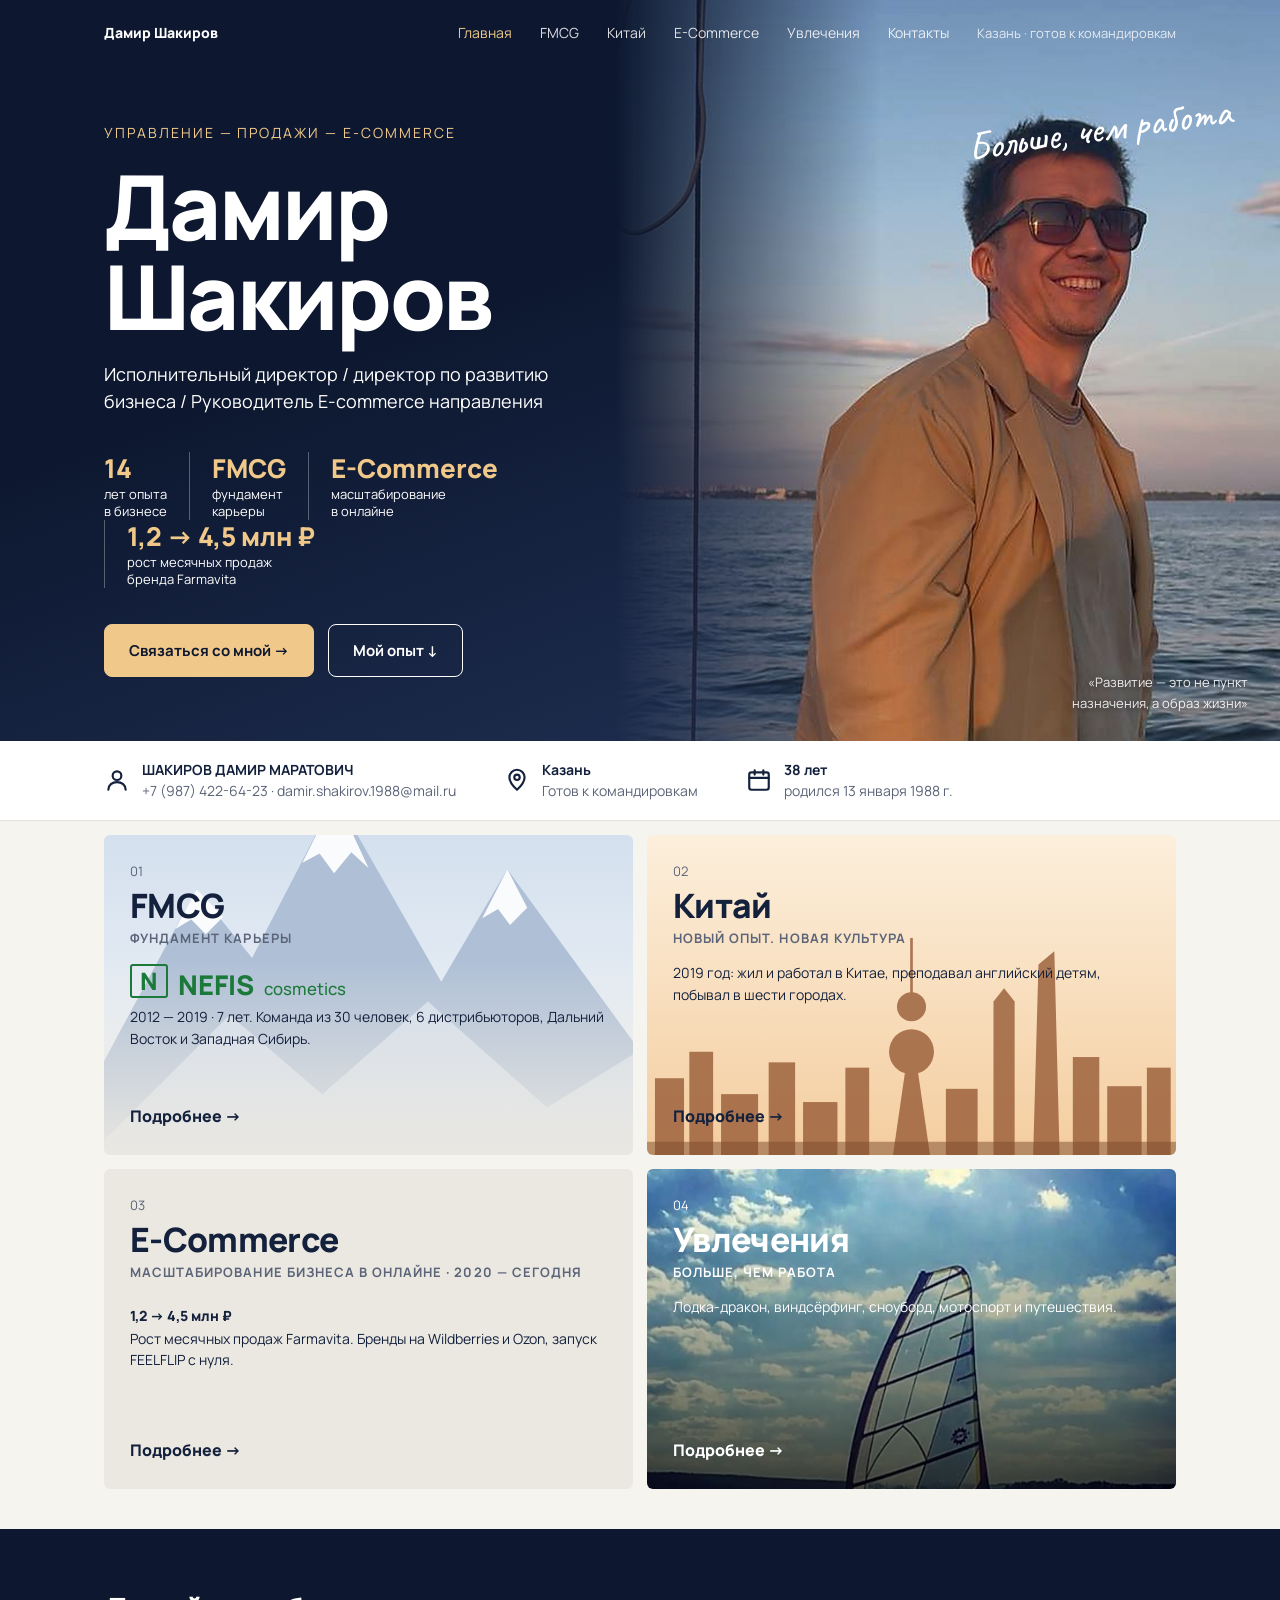
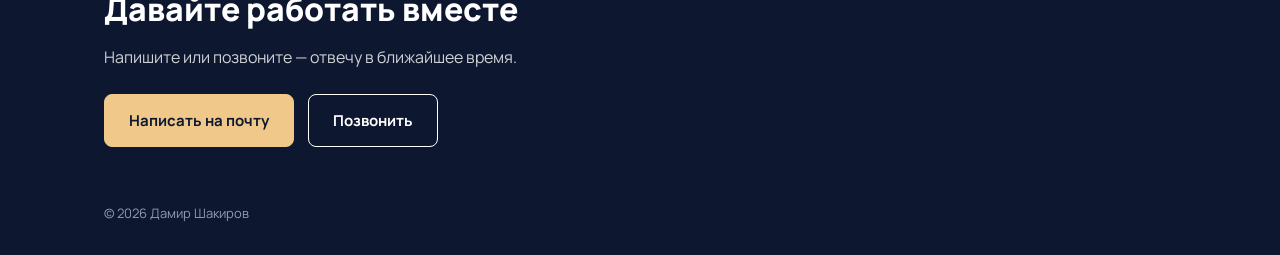
<file: index.html>
<!DOCTYPE html>
<html lang="ru">
<head>
<meta charset="UTF-8">
<meta name="viewport" content="width=device-width, initial-scale=1">
<link rel="preconnect" href="https://fonts.googleapis.com">
<link rel="preconnect" href="https://fonts.gstatic.com" crossorigin>
<link href="https://fonts.googleapis.com/css2?family=Manrope:wght@400;500;700;800&family=Caveat:wght@500&display=swap" rel="stylesheet">
<title>Дамир Шакиров — управление, продажи, E-commerce</title>
<link rel="stylesheet" href="style.css">
</head>
<body>


<!-- БЛОК 1: стартовая карточка. Ваше фото: img/photo.jpg -->
<header class="hero">
  <div class="hero-photo" role="img" aria-label="Дамир Шакиров"></div>
  <div class="wrap">
    <nav><b><a href="index.html">Дамир Шакиров</a></b><a href="index.html" aria-current="page">Главная</a><a href="fmcg.html">FMCG</a><a href="china.html">Китай</a><a href="ecommerce.html">E-Commerce</a><a href="hobbies.html">Увлечения</a><a href="index.html#contacts">Контакты</a><span class="city">Казань · готов к командировкам</span></nav>
    <div class="hero-body">
      <p class="tag">Управление — Продажи — E-Commerce</p>
      <h1>Дамир Шакиров</h1>
      <p class="lead">Исполнительный директор / директор по развитию бизнеса / Руководитель E-commerce направления</p>
      <div class="stats">
        <div><strong>14</strong>лет опыта<br>в бизнесе</div>
        <div><strong>FMCG</strong>фундамент<br>карьеры</div>
        <div><strong>E-Commerce</strong>масштабирование<br>в онлайне</div>
        <div><strong>1,2 → 4,5 млн ₽</strong>рост месячных продаж<br>бренда Farmavita</div>
      </div>
      <div class="btns">
        <a class="btn main" href="#contacts">Связаться со мной →</a>
        <a class="btn" href="fmcg.html">Мой опыт ↓</a>
      </div>
    </div>
  </div>
  <span class="script">Больше, чем работа</span>
  <p class="quote">«Развитие — это не пункт назначения, а образ жизни»</p>
</header>

<section class="facts" id="about">
  <div class="wrap">
    <div class="f"><svg class="ico" viewBox="0 0 24 24" fill="none" stroke="currentColor" stroke-width="2" stroke-linecap="round" stroke-linejoin="round" aria-hidden="true"><circle cx="12" cy="8" r="4"/><path d="M4 21c0-4.4 3.6-7 8-7s8 2.6 8 7"/></svg><p><b>ШАКИРОВ ДАМИР МАРАТОВИЧ</b><span>+7 (987) 422-64-23 · damir.shakirov.1988@mail.ru</span></p></div>
    <div class="f"><svg class="ico" viewBox="0 0 24 24" fill="none" stroke="currentColor" stroke-width="2" stroke-linecap="round" stroke-linejoin="round" aria-hidden="true"><path d="M12 21s7-6.2 7-11.5A7 7 0 0 0 5 9.5C5 14.8 12 21 12 21z"/><circle cx="12" cy="9.5" r="2.5"/></svg><p><b>Казань</b><span>Готов к командировкам</span></p></div>
    <div class="f"><svg class="ico" viewBox="0 0 24 24" fill="none" stroke="currentColor" stroke-width="2" stroke-linecap="round" stroke-linejoin="round" aria-hidden="true"><rect x="3" y="5" width="18" height="16" rx="2"/><path d="M3 10h18M8 3v4M16 3v4"/></svg><p><b>38 лет</b><span>родился 13 января 1988 г.</span></p></div>
  </div>
</section>

<main class="wrap"><div class="grid hub">
<a class="card hub-card mountain" href="fmcg.html"><p class="n">01</p><h2>FMCG</h2><h3>Фундамент карьеры</h3><div class="co" role="img" aria-label="Nefis Cosmetics"><i>N</i><b>NEFIS</b><em>cosmetics</em></div><p>2012 — 2019 · 7 лет. Команда из 30 человек, 6 дистрибьюторов, Дальний Восток и Западная Сибирь.</p><span class="more">Подробнее →</span></a>
<a class="card hub-card china" href="china.html"><p class="n">02</p><h2>Китай</h2><h3>Новый опыт. Новая культура</h3><p>2019 год: жил и работал в Китае, преподавал английский детям, побывал в шести городах.</p><span class="more">Подробнее →</span></a>
<a class="card hub-card" href="ecommerce.html"><p class="n">03</p><h2>E-Commerce</h2><h3>Масштабирование бизнеса в онлайне · 2020 — сегодня</h3><p class="bignum">1,2 → 4,5 млн ₽</p><p>Рост месячных продаж Farmavita. Бренды на Wildberries и Ozon, запуск FEELFLIP с нуля.</p><span class="more">Подробнее →</span></a>
<a class="card hub-card hobby-card" href="hobbies.html" style="--img:url(img/windsurf.jpg)"><p class="n">04</p><h2>Увлечения</h2><h3>Больше, чем работа</h3><p>Лодка-дракон, виндсёрфинг, сноуборд, мотоспорт и путешествия.</p><span class="more">Подробнее →</span></a>
</div></main>

<section class="contacts" id="contacts">
  <div class="wrap">
    <h2>Давайте работать вместе</h2>
    <p>Напишите или позвоните — отвечу в ближайшее время.</p>
    <div class="btns">
      <a class="btn main" href="mailto:damir.shakirov.1988@mail.ru">Написать на почту</a>
      <a class="btn" href="tel:+79874226423">Позвонить</a>
    </div>
  </div>
</section>
<footer><div class="wrap">© 2026 Дамир Шакиров</div></footer>


</body>
</html>
</file>
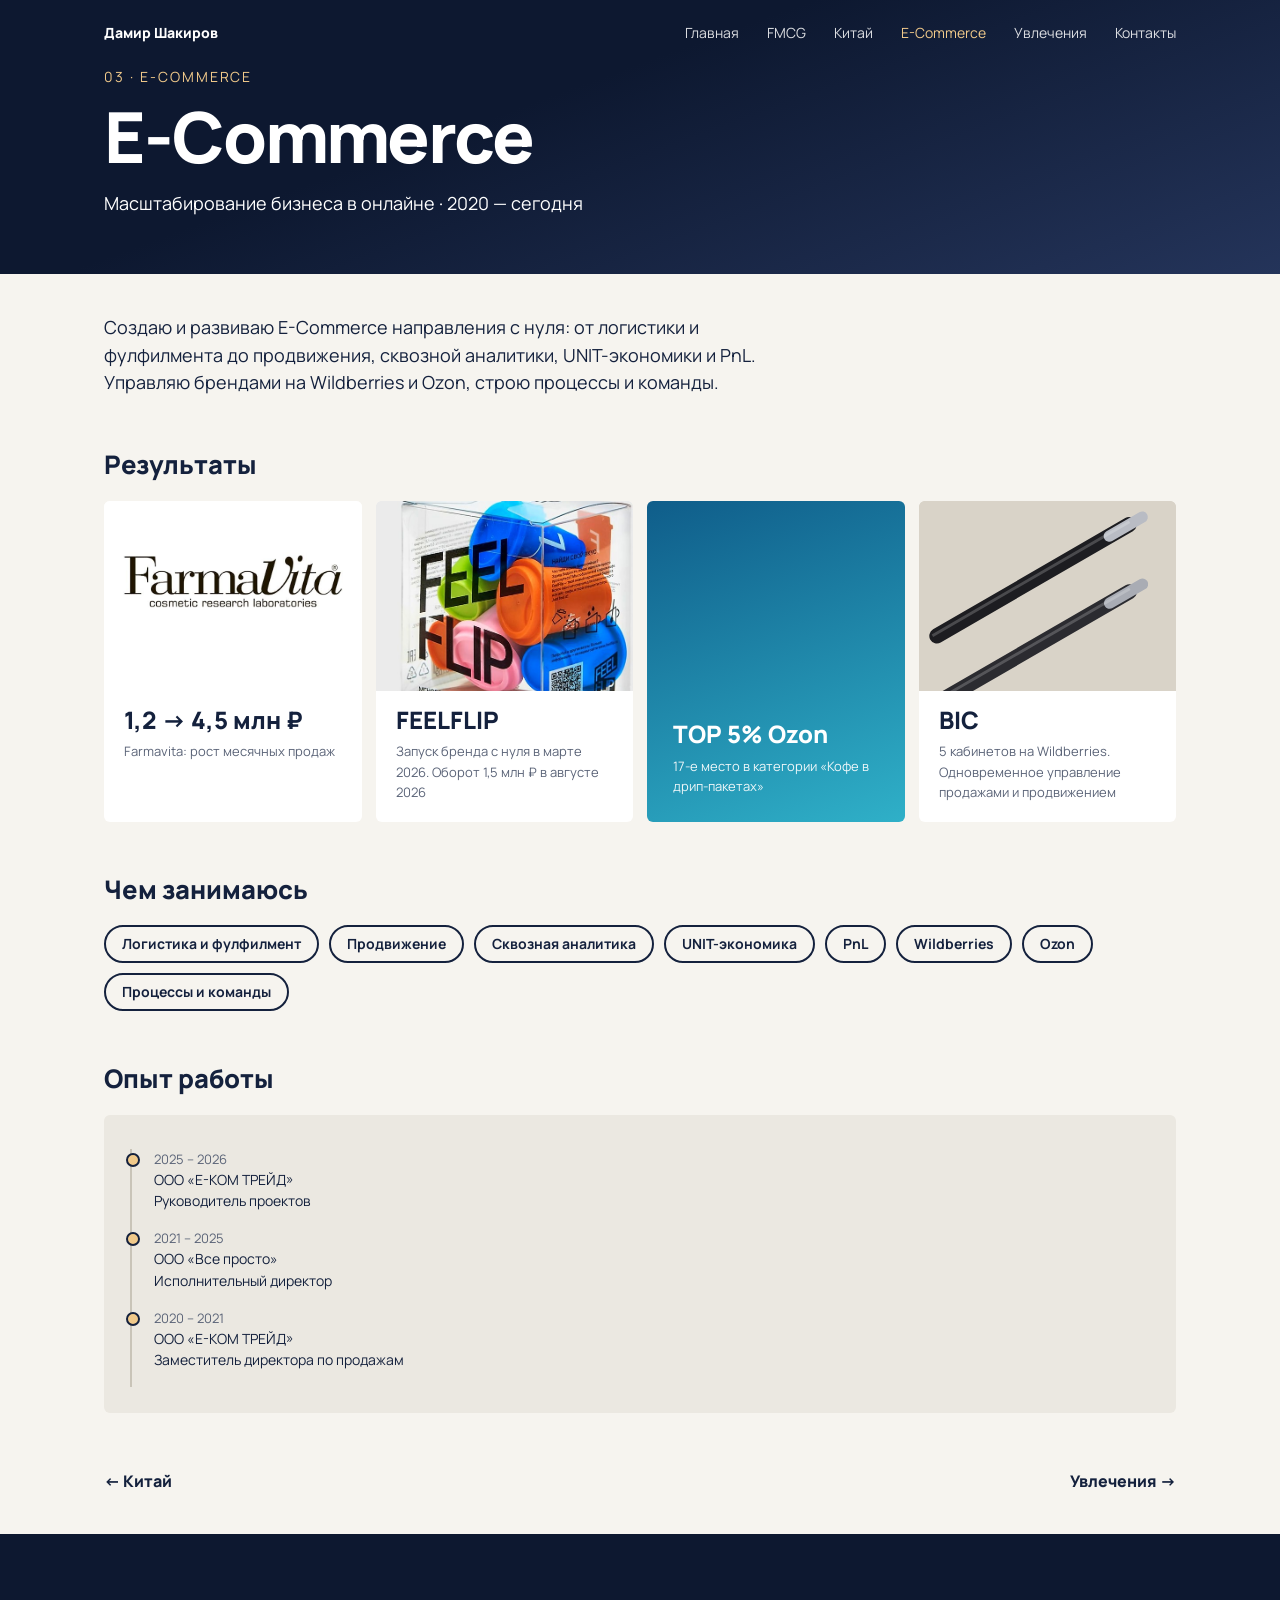
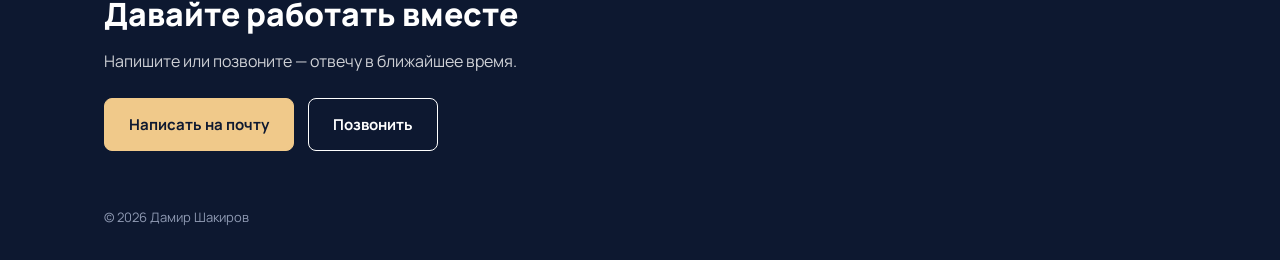
<file: ecommerce.html>
<!DOCTYPE html>
<html lang="ru">
<head>
<meta charset="UTF-8">
<meta name="viewport" content="width=device-width, initial-scale=1">
<link rel="preconnect" href="https://fonts.googleapis.com">
<link rel="preconnect" href="https://fonts.gstatic.com" crossorigin>
<link href="https://fonts.googleapis.com/css2?family=Manrope:wght@400;500;700;800&family=Caveat:wght@500&display=swap" rel="stylesheet">
<title>E-Commerce | Дамир Шакиров</title>
<link rel="stylesheet" href="style.css">
</head>
<body>
<header class="page-head"><div class="wrap"><nav><b><a href="index.html">Дамир Шакиров</a></b><a href="index.html">Главная</a><a href="fmcg.html">FMCG</a><a href="china.html">Китай</a><a href="ecommerce.html" aria-current="page">E-Commerce</a><a href="hobbies.html">Увлечения</a><a href="index.html#contacts">Контакты</a></nav><p class="tag">03 · E-Commerce</p><h1>E-Commerce</h1><p class="lead">Масштабирование бизнеса в онлайне · 2020 — сегодня</p></div></header>
<main class="wrap"><p class="intro-text">Создаю и развиваю E-Commerce направления с нуля: от логистики и фулфилмента до продвижения, сквозной аналитики, UNIT-экономики и PnL. Управляю брендами на Wildberries и Ozon, строю процессы и команды.</p><section class="sec"><h2>Результаты</h2><div class="grid mid" style="grid-template-columns:repeat(4,1fr)">
<div class="card brand pic"><div class="im logo"><img src="img/farmavita.png" alt="Логотип Farmavita"></div><div class="txt"><strong>1,2 → 4,5 млн ₽</strong><span>Farmavita: рост месячных продаж</span></div></div>
<div class="card brand pic"><div class="im"><img src="img/feelflip.jpg" alt="Упаковка FEELFLIP"></div><div class="txt"><strong>FEELFLIP</strong><span>Запуск бренда с нуля в марте 2026. Оборот 1,5 млн ₽ в августе 2026</span></div></div>
<div class="card brand b3"><strong class="big">TOP 5% Ozon</strong><span>17-е место в категории «Кофе в дрип-пакетах»</span></div>
<div class="card brand pic"><div class="im pens" role="img" aria-label="Ручки BIC"></div><div class="txt"><strong>BIC</strong><span>5 кабинетов на Wildberries. Одновременное управление продажами и продвижением</span></div></div>
</div></section>
<section class="sec"><h2>Чем занимаюсь</h2><ul class="chips"><li>Логистика и фулфилмент</li><li>Продвижение</li><li>Сквозная аналитика</li><li>UNIT-экономика</li><li>PnL</li><li>Wildberries</li><li>Ozon</li><li>Процессы и команды</li></ul></section>
<section class="sec"><h2>Опыт работы</h2><div class="card"><ul class="timeline"><li><em>2025 – 2026</em>ООО «Е-КОМ ТРЕЙД»<br>Руководитель проектов</li><li><em>2021 – 2025</em>ООО «Все просто»<br>Исполнительный директор</li><li><em>2020 – 2021</em>ООО «Е-КОМ ТРЕЙД»<br>Заместитель директора по продажам</li></ul></div></section></main>
<div class="pager"><a href="china.html">← Китай</a><a href="hobbies.html">Увлечения →</a></div>
<section class="contacts" id="contacts">
  <div class="wrap">
    <h2>Давайте работать вместе</h2>
    <p>Напишите или позвоните — отвечу в ближайшее время.</p>
    <div class="btns">
      <a class="btn main" href="mailto:damir.shakirov.1988@mail.ru">Написать на почту</a>
      <a class="btn" href="tel:+79874226423">Позвонить</a>
    </div>
  </div>
</section>
<footer><div class="wrap">© 2026 Дамир Шакиров</div></footer>
</body>
</html>
</file>
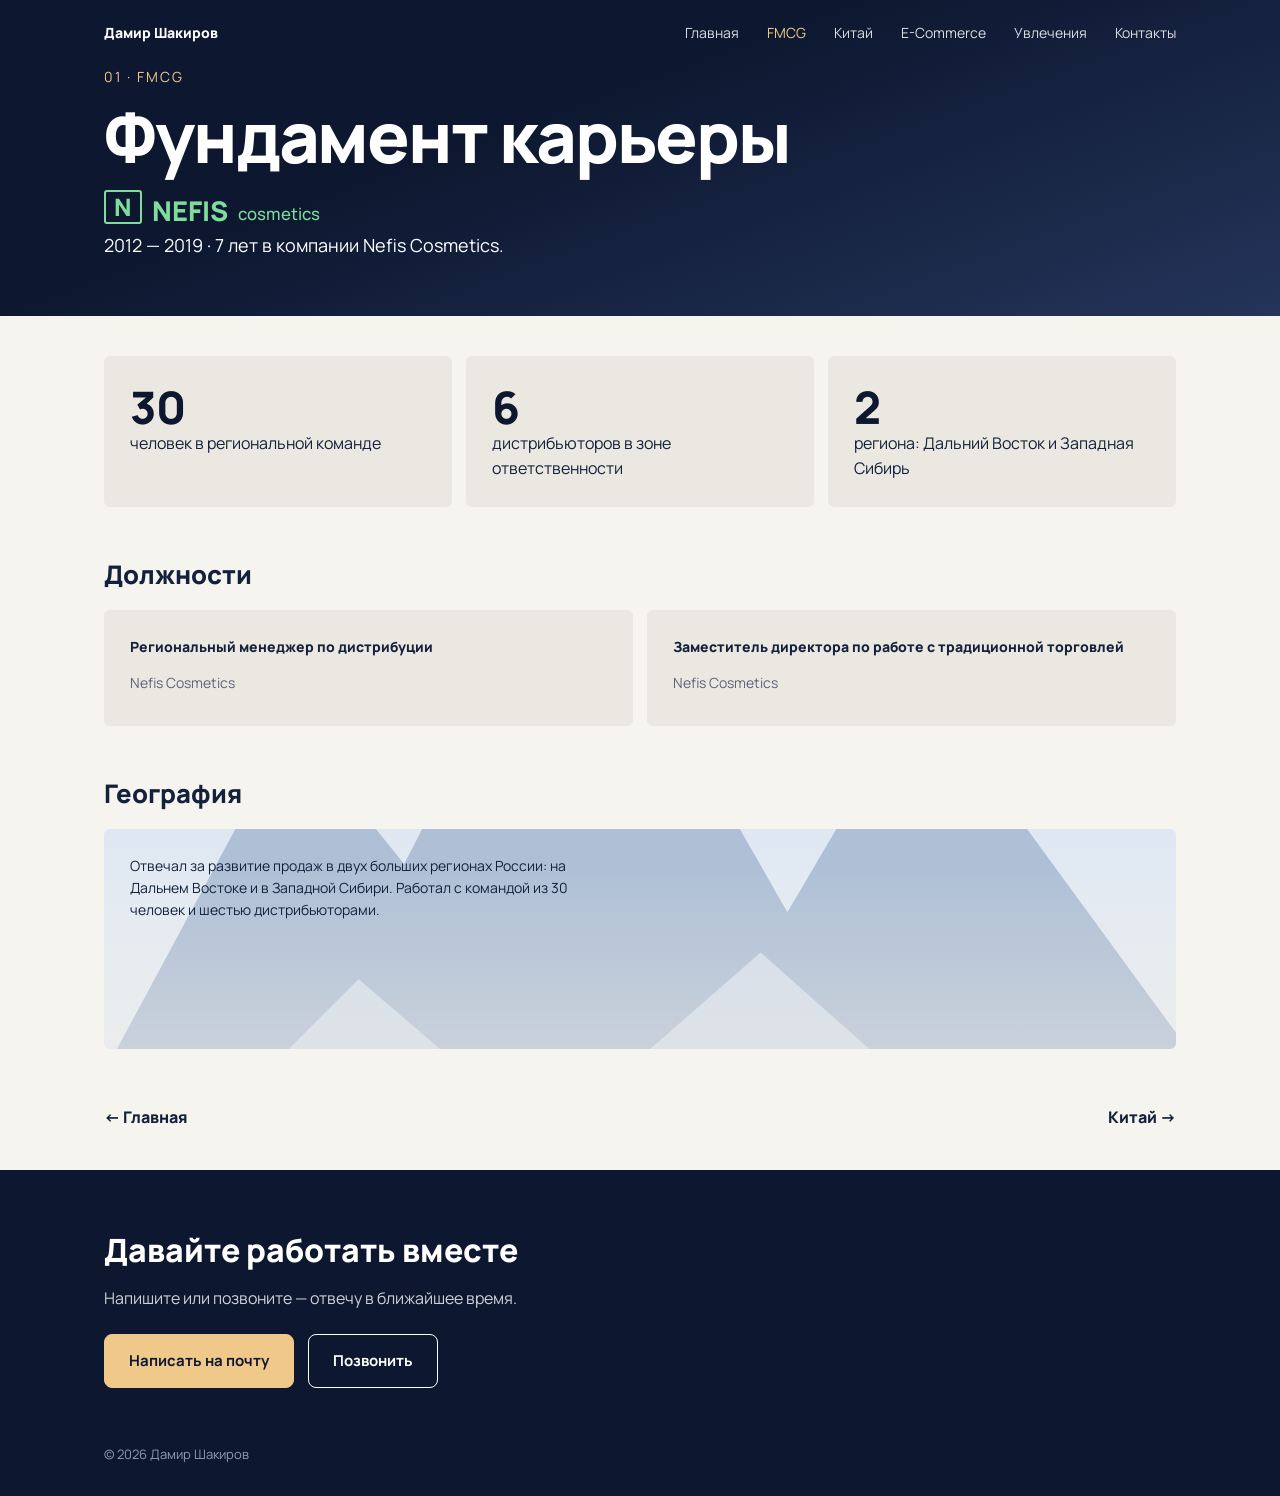
<file: fmcg.html>
<!DOCTYPE html>
<html lang="ru">
<head>
<meta charset="UTF-8">
<meta name="viewport" content="width=device-width, initial-scale=1">
<link rel="preconnect" href="https://fonts.googleapis.com">
<link rel="preconnect" href="https://fonts.gstatic.com" crossorigin>
<link href="https://fonts.googleapis.com/css2?family=Manrope:wght@400;500;700;800&family=Caveat:wght@500&display=swap" rel="stylesheet">
<title>FMCG — Nefis Cosmetics | Дамир Шакиров</title>
<link rel="stylesheet" href="style.css">
</head>
<body>
<header class="page-head"><div class="wrap"><nav><b><a href="index.html">Дамир Шакиров</a></b><a href="index.html">Главная</a><a href="fmcg.html" aria-current="page">FMCG</a><a href="china.html">Китай</a><a href="ecommerce.html">E-Commerce</a><a href="hobbies.html">Увлечения</a><a href="index.html#contacts">Контакты</a></nav><p class="tag">01 · FMCG</p><h1>Фундамент карьеры</h1><div class="co" role="img" aria-label="Nefis Cosmetics"><i>N</i><b>NEFIS</b><em>cosmetics</em></div><p class="lead">2012 — 2019 · 7 лет в компании Nefis Cosmetics.</p></div></header>
<main class="wrap"><div class="grid nums"><div class="card"><strong>30</strong>человек в региональной команде</div><div class="card"><strong>6</strong>дистрибьюторов в зоне ответственности</div><div class="card"><strong>2</strong>региона: Дальний Восток и Западная Сибирь</div></div>
<section class="sec"><h2>Должности</h2><div class="grid g2"><div class="card"><p class="role">Региональный менеджер по дистрибуции</p><p class="years">Nefis Cosmetics</p></div><div class="card"><p class="role">Заместитель директора по работе с традиционной торговлей</p><p class="years">Nefis Cosmetics</p></div></div></section>
<section class="sec"><h2>География</h2><div class="card mountain" style="min-height:220px"><p style="max-width:52ch">Отвечал за развитие продаж в двух больших регионах России: на Дальнем Востоке и в Западной Сибири. Работал с командой из 30 человек и шестью дистрибьюторами.</p></div></section>
<!-- ДОПИШИТЕ: чем именно вы занимались, какие результаты и достижения были в Nefis --></main>
<div class="pager"><a href="index.html">← Главная</a><a href="china.html">Китай →</a></div>
<section class="contacts" id="contacts">
  <div class="wrap">
    <h2>Давайте работать вместе</h2>
    <p>Напишите или позвоните — отвечу в ближайшее время.</p>
    <div class="btns">
      <a class="btn main" href="mailto:damir.shakirov.1988@mail.ru">Написать на почту</a>
      <a class="btn" href="tel:+79874226423">Позвонить</a>
    </div>
  </div>
</section>
<footer><div class="wrap">© 2026 Дамир Шакиров</div></footer>
</body>
</html>
</file>
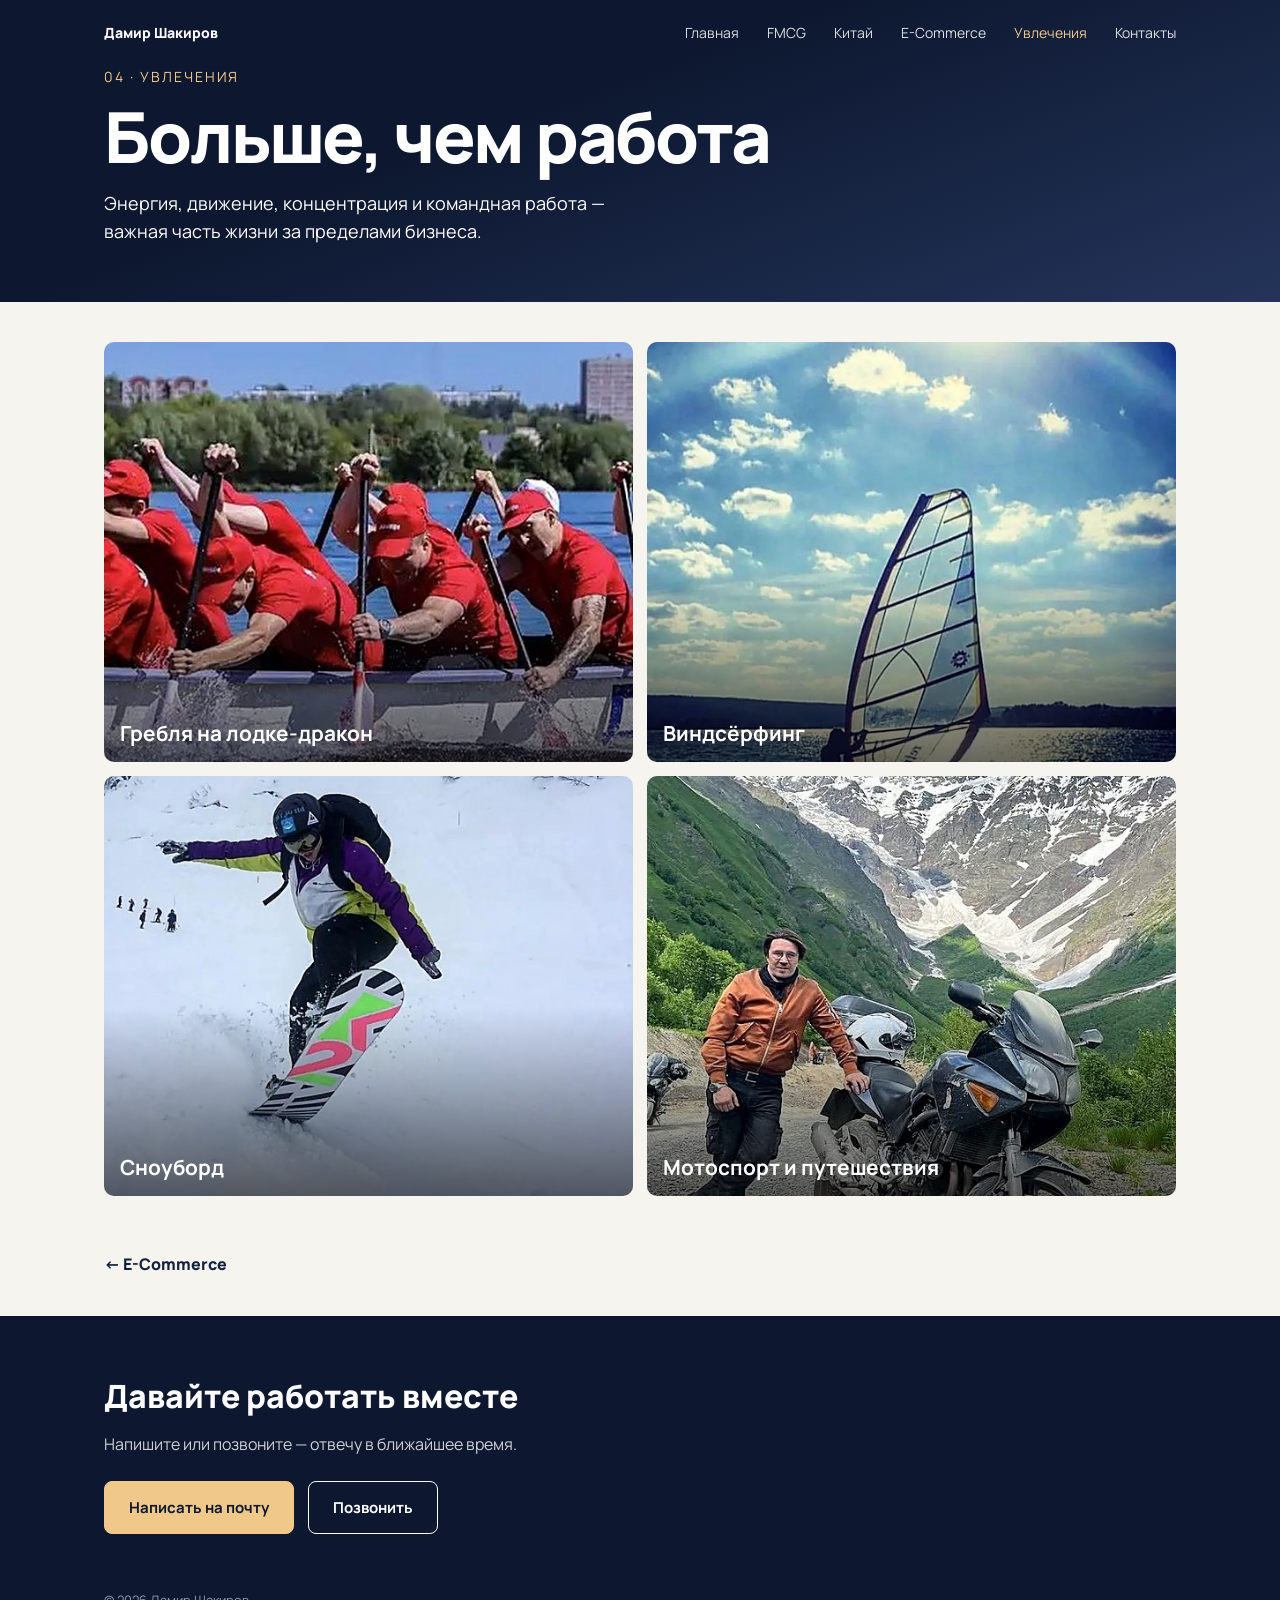
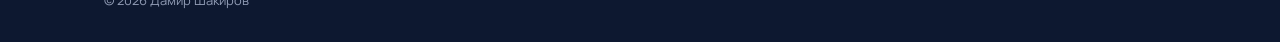
<file: hobbies.html>
<!DOCTYPE html>
<html lang="ru">
<head>
<meta charset="UTF-8">
<meta name="viewport" content="width=device-width, initial-scale=1">
<link rel="preconnect" href="https://fonts.googleapis.com">
<link rel="preconnect" href="https://fonts.gstatic.com" crossorigin>
<link href="https://fonts.googleapis.com/css2?family=Manrope:wght@400;500;700;800&family=Caveat:wght@500&display=swap" rel="stylesheet">
<title>Увлечения | Дамир Шакиров</title>
<link rel="stylesheet" href="style.css">
</head>
<body>
<header class="page-head"><div class="wrap"><nav><b><a href="index.html">Дамир Шакиров</a></b><a href="index.html">Главная</a><a href="fmcg.html">FMCG</a><a href="china.html">Китай</a><a href="ecommerce.html">E-Commerce</a><a href="hobbies.html" aria-current="page">Увлечения</a><a href="index.html#contacts">Контакты</a></nav><p class="tag">04 · Увлечения</p><h1>Больше, чем работа</h1><p class="lead">Энергия, движение, концентрация и командная работа — важная часть жизни за пределами бизнеса.</p></div></header>
<main class="wrap"><div class="grid g2" style="margin-top:40px"><div class="tile big" style="--img:url(img/rowing.jpg);--fb:linear-gradient(160deg,#a02a2a,#e56a5a)">Гребля на лодке-дракон</div><div class="tile big" style="--img:url(img/windsurf.jpg);--fb:linear-gradient(160deg,#1c6fa8,#f0c98a)">Виндсёрфинг</div><div class="tile big" style="--img:url(img/snowboard.jpg);--fb:linear-gradient(160deg,#5b7fa8,#dfe8f3)">Сноуборд</div><div class="tile big" style="--img:url(img/moto.jpg);--fb:linear-gradient(160deg,#3d4a3a,#c9784a)">Мотоспорт и путешествия</div></div></main>
<div class="pager"><a href="ecommerce.html">← E-Commerce</a><span></span></div>
<section class="contacts" id="contacts">
  <div class="wrap">
    <h2>Давайте работать вместе</h2>
    <p>Напишите или позвоните — отвечу в ближайшее время.</p>
    <div class="btns">
      <a class="btn main" href="mailto:damir.shakirov.1988@mail.ru">Написать на почту</a>
      <a class="btn" href="tel:+79874226423">Позвонить</a>
    </div>
  </div>
</section>
<footer><div class="wrap">© 2026 Дамир Шакиров</div></footer>
</body>
</html>
</file>
<file: style.css>
:root { --navy:#0d1830; --sand:#f0c98a; --paper:#f6f4ef; --card:#ebe8e1; --ink:#14213d; --muted:#5b6478; }
  * { box-sizing:border-box; margin:0; }
  html { scroll-behavior:smooth; }
  body { background:var(--paper); color:var(--ink); font:16px/1.55 Manrope,system-ui,-apple-system,"Segoe UI",sans-serif; }
  a { color:inherit; }
  a:focus-visible,button:focus-visible { outline:3px solid var(--sand); outline-offset:3px; }
  .wrap { max-width:1120px; margin:0 auto; padding:0 24px; }

  /* 1. Главный блок */
  .hero { position:relative; min-height:640px; color:#fff; overflow:hidden; background:linear-gradient(160deg,#0d1830 40%,#24345a); }
  .hero .wrap { position:relative; z-index:1; }
  .hero-photo { position:absolute; top:0; right:0; bottom:0; width:52%; background:url(img/photo.jpg) center 12%/cover no-repeat;
    -webkit-mask-image:linear-gradient(to right,transparent,#000 40%); mask-image:linear-gradient(to right,transparent,#000 40%); }
  nav { display:flex; gap:28px; align-items:center; padding:22px 0; font-size:14px; }
  nav b { margin-right:auto; font-weight:800; }
  nav a { text-decoration:none; opacity:.85; } nav a:hover { opacity:1; }
  nav .city { font-size:13px; opacity:.8; }
  .hero-body { padding:56px 0 64px; max-width:640px; }
  .tag { color:var(--sand); letter-spacing:.14em; font-size:14px; text-transform:uppercase; }
  h1 { font-size:clamp(3rem,9vw,5.6rem); line-height:1; font-weight:800; letter-spacing:-.03em; margin:18px 0 20px; }
  .lead { font-size:18px; max-width:46ch; }
  .stats { display:flex; flex-wrap:wrap; gap:0; margin:36px 0; }
  .stats div { padding:0 22px; border-left:1px solid rgba(255,255,255,.3); font-size:13px; line-height:1.3; }
  .stats div:first-child { padding-left:0; border:0; }
  .stats strong { display:block; font-size:26px; font-weight:800; color:var(--sand); }
  .btns { display:flex; flex-wrap:wrap; gap:14px; }
  .btn { display:inline-block; padding:14px 24px; border-radius:8px; font-weight:700; font-size:15px; text-decoration:none; border:1.5px solid #fff; color:#fff; }
  .btn.main { background:var(--sand); border-color:var(--sand); color:var(--navy); }
  .btn:hover { transform:translateY(-2px); }
  .btn { transition:transform .15s; }
  .quote { z-index:1; text-shadow:0 1px 6px rgba(0,0,0,.6); position:absolute; right:32px; bottom:28px; max-width:230px; text-align:right; font-size:13px; opacity:.9; }
  .script { z-index:1; position:absolute; right:48px; top:15%; font:500 2.4rem/1 Caveat,cursive; transform:rotate(-8deg); color:#fff; }

  /* Полоса с данными */
  .facts { background:#fff; border-bottom:1px solid #e4e1d8; }
  .facts .wrap { display:flex; flex-wrap:wrap; gap:16px 48px; padding-top:18px; padding-bottom:18px; font-size:14px; }
  .facts b { display:block; }
  .facts .f { display:flex; gap:12px; align-items:center; }
  .ico { width:26px; height:26px; flex:none; }
  .facts span { color:var(--muted); }

  /* Карточки */
  .grid { display:grid; gap:14px; }
  .top { grid-template-columns:1.05fr 1fr 1fr; margin-top:14px; }
  .card { background:var(--card); border-radius:6px; padding:26px; position:relative; overflow:hidden; }
  .card .n { font-size:13px; color:var(--muted); }
  .card h2 { font-size:2.1rem; font-weight:800; letter-spacing:-.02em; line-height:1.1; margin:6px 0 4px; }
  .card h3 { font-size:13px; letter-spacing:.08em; text-transform:uppercase; color:var(--muted); margin-bottom:14px; font-weight:700; }
  .card ul { padding-left:18px; margin-top:10px; font-size:14px; }
  .card p { font-size:14px; }
  .years { color:var(--muted); font-size:14px; margin:14px 0 6px; }
  .role { font-weight:800; }
  .top .card { min-height:400px; }
  .mountain { background:url(img/mountains.svg) center/cover no-repeat,#e6edf5; }
  .china { background:url(img/skyline.svg) center bottom/100% auto no-repeat,linear-gradient(180deg,#fcefdc,#f4cd9f); }
  .co { display:flex; align-items:flex-end; gap:10px; margin:2px 0 8px; color:#1b7a3a; }
  .co i { font-style:normal; font-weight:800; font-size:1.5rem; line-height:1.25; padding:0 8px; border:2px solid #1b7a3a; border-radius:3px; align-self:center; }
  .co b { font-size:1.7rem; font-weight:800; line-height:1; }
  .co em { font-style:normal; font-weight:500; font-size:1.05rem; line-height:1.1; }
  .cities { font-size:14px; margin-top:8px; }

  .mid { grid-template-columns:repeat(3,1fr) 1.15fr; margin-top:14px; }
  .brand { min-height:260px; display:flex; flex-direction:column; justify-content:flex-end; color:#fff; }
  .brand strong { font-size:1.5rem; font-weight:800; line-height:1.1; }
  .brand span { font-size:13px; opacity:.92; margin-top:8px; }
  .brand.pic { background:#fff; color:var(--ink); padding:0; justify-content:flex-start; }
  .brand.pic .im { height:190px; background:#e9e9e9; }
  .brand.pic .im img { display:block; width:100%; height:100%; object-fit:cover; object-position:center 30%; }
  .brand.pic .im.logo { background:#fff; }
  .brand.pic .im.pens { background:url(img/pens.svg) center/cover,#d9d3c8; }
  .brand.pic .im.logo img { object-fit:contain; padding:24px 16px; }
  .brand.pic .txt { padding:16px 20px 20px; display:flex; flex-direction:column; }
  .brand.pic span { color:var(--muted); opacity:1; }
  .b3 { background:linear-gradient(160deg,#0f5d8a,#2fb0c8); }
  .b4 { background:linear-gradient(160deg,#2a2a2e,#6b6b73); }
  .big { font-size:1.9rem; }
  .timeline { list-style:none; padding:0!important; margin:8px 0 0!important; }
  .timeline li { padding:0 0 16px 22px; border-left:2px solid #c9c4b8; position:relative; font-size:14px; }
  .timeline li::before { content:""; position:absolute; left:-6px; top:4px; width:10px; height:10px; border-radius:50%; background:var(--sand); border:2px solid var(--ink); }
  .timeline em { display:block; font-style:normal; color:var(--muted); font-size:13px; }

  /* Увлечения */
  .hobby { grid-template-columns:1fr repeat(4,1fr); margin:14px 0; align-items:stretch; }
  .hobby .intro { padding:18px 8px 0 0; }
  .hobby .intro .btn { color:var(--ink); border-color:var(--ink); margin-top:18px; }
  .tile { min-height:320px; border-radius:10px; display:flex; align-items:flex-end; padding:16px; color:#fff; font-weight:700; line-height:1.25;
    background:linear-gradient(transparent 55%,rgba(0,0,0,.6)), var(--img,none) var(--pos,center)/cover, var(--fb); }

  /* Контакты */
  .contacts { background:var(--navy); color:#fff; margin-top:40px; padding:56px 0; }
  .contacts h2 { font-size:2rem; font-weight:800; margin-bottom:10px; }
  .contacts p { opacity:.8; margin-bottom:24px; }
  footer { background:var(--navy); color:#8f9ab3; font-size:13px; padding:0 0 32px; }

  @media (max-width:900px) {
    .top,.mid,.hobby { grid-template-columns:1fr 1fr; }
    .hobby .intro { grid-column:1/-1; }
    nav { flex-wrap:wrap; gap:8px 18px; } nav .city { display:none; }
    .script,.quote { display:none; }
    .hero-photo { width:100%; opacity:.4; -webkit-mask-image:none; mask-image:none; }
  }
  @media (max-width:560px) {
    .top,.mid,.hobby { grid-template-columns:1fr; }
    .stats div { padding:0 14px; }
  }
  @media (prefers-reduced-motion:reduce) { html { scroll-behavior:auto; } .btn { transition:none; } }

  /* ===== многостраничная версия ===== */
  nav b a { opacity:1; }
  nav a[aria-current] { color:var(--sand); opacity:1; }
  .page-head { background:linear-gradient(160deg,#0d1830 40%,#24345a); color:#fff; padding-bottom:56px; }
  .page-head h1 { font-size:clamp(2.4rem,7vw,4.4rem); margin:14px 0 18px; display:block; background:none; }
  .page-head .co { color:#7fdc9c; } .page-head .co i { border-color:#7fdc9c; }
  .sec { margin-top:48px; } .sec > h2 { font-size:1.6rem; font-weight:800; margin-bottom:16px; }
  .g2 { grid-template-columns:1fr 1fr; } .g3 { grid-template-columns:repeat(3,1fr); }
  .nums { grid-template-columns:repeat(3,1fr); margin-top:40px; }
  .nums strong { display:block; font-size:2.8rem; font-weight:800; line-height:1.1; color:var(--navy); }
  .intro-text { font-size:18px; max-width:62ch; margin-top:40px; }
  .chips { display:flex; flex-wrap:wrap; gap:10px; list-style:none; padding:0!important; margin:0!important; }
  .chips li { padding:6px 16px; border:2px solid var(--ink); border-radius:999px; font-weight:700; font-size:14px; }
  .tile.big { min-height:420px; font-size:1.3rem; }
  .tile.city { min-height:210px; flex-direction:column; align-items:flex-start; justify-content:flex-end; }
  .tile.city small { font-weight:500; opacity:.85; font-size:1rem; }
  .hub { grid-template-columns:1fr 1fr; margin-top:14px; }
  .hub-card { display:flex; flex-direction:column; text-decoration:none; min-height:320px; transition:transform .15s; }
  .hub-card:hover { transform:translateY(-3px); }
  .more { margin-top:auto; padding-top:16px; font-weight:800; }
  .hobby-card { color:#fff; justify-content:flex-end; background:linear-gradient(transparent 10%,rgba(0,0,0,.7)),var(--img) center/cover,#2a4a6a; }
  .hobby-card h3,.hobby-card .n { color:#fff; }
  .bignum { font-size:2.6rem; font-weight:800; line-height:1.1; margin:12px 0 4px; }
  .pager { display:flex; justify-content:space-between; gap:16px; margin:56px auto 0; max-width:1120px; padding:0 24px; font-weight:800; }
  .pager a { text-decoration:none; }
  @media (max-width:700px) { .g2,.g3,.nums,.hub { grid-template-columns:1fr; } .pager { flex-direction:column; } }
  @media (prefers-reduced-motion:reduce) { .hub-card { transition:none; } }
</file>
